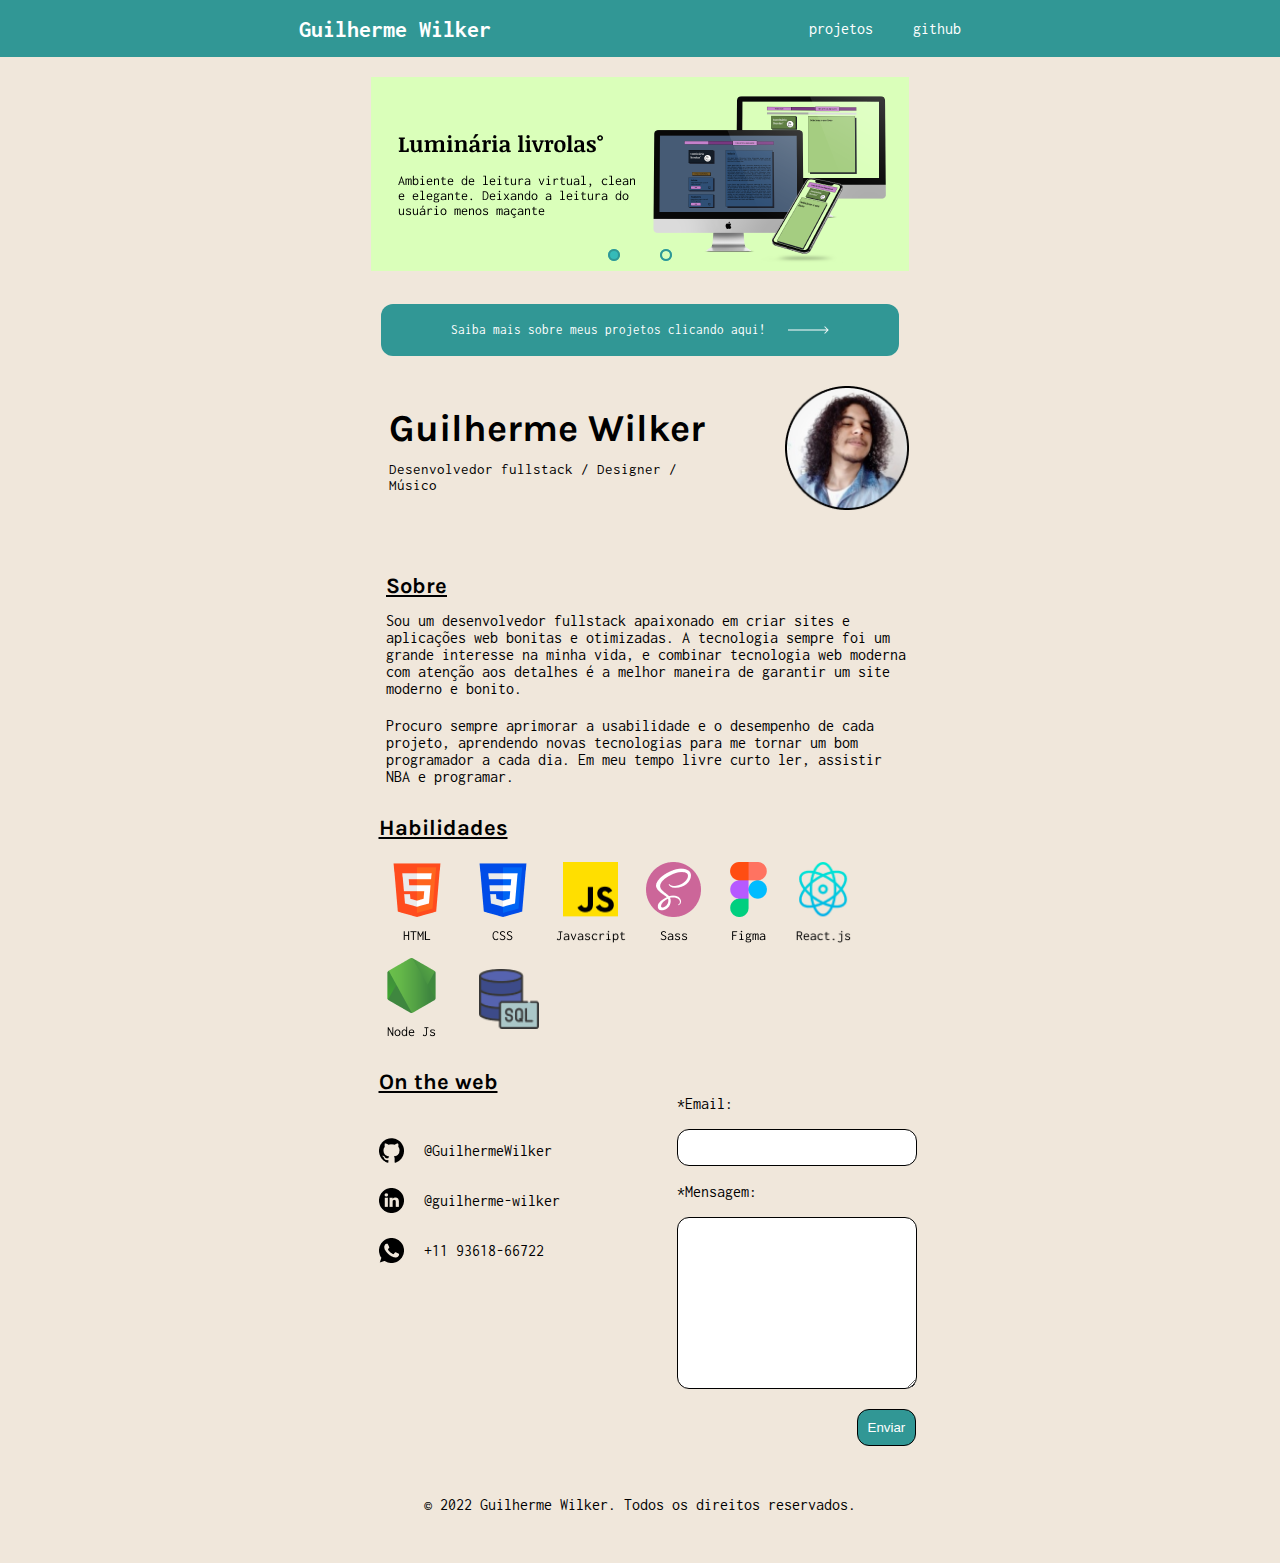
<file: index.html>
<!DOCTYPE html>
<html lang="en">
  <head>
    <meta charset="UTF-8" />
    <meta http-equiv="X-UA-Compatible" content="IE=edge" />
    <meta name="viewport" content="width=device-width, initial-scale=1.0" />
    <title>Guilherme Wilker</title>
    <link rel="stylesheet" href="src/css/reset.css" />
    <link rel="stylesheet" href="src/css/fonts.css" />
    <link rel="stylesheet" href="src/css/style.css" />
    <link rel="stylesheet" href="src/css/responsivo.css" />
    <script defer src="src/script/index.js"></script>
  </head>
  <body>
    <header>
      <h2><a href="index.html">Guilherme Wilker</a></h2>
      <nav class="nav">
        <div class="menu-btn">
          <button class="menu-icon" onclick="menuAbrir()">
            <img src="src/images/cardapio.png" />
          </button>
        </div>
        <ul>
          <li><a href="projetos.html">projetos</a></li>
          <li>
            <a href="https://github.com/GuilhermeWilker" target="_blank"
              >github</a
            >
          </li>
        </ul>
      </nav>
    </header>

    <main>
      <div class="slider">
        <div class="slides">
          <input type="radio" name="radio-btn" id="radio1" />
          <input type="radio" name="radio-btn" id="radio2" />

          <!-- imagens -->
          <div class="slide first">
            <img src="src/images/banner1.png" />
          </div>
          <div class="slide">
            <img src="src/images/banner2.png" />
          </div>

          <!-- NAV auto -->
          <div class="navigation-auto">
            <div class="auto-btn1"></div>
            <div class="auto-btn2"></div>
          </div>
        </div>

        <div class="manual-navigation">
          <label for="radio1" class="manual-btn"></label>
          <label for="radio2" class="manual-btn"></label>
        </div>
      </div>

      <button class="projeto-btn" onclick="redirecionarPageProjeto()">
        Saiba mais sobre meus projetos clicando aqui!
        <img src="src/images/arrow.png" class="arrow" />
      </button>

      <div class="hero">
        <div class="apresentacao">
          <h3>Guilherme Wilker</h3>
          <p>Desenvolvedor fullstack / Designer / Músico</p>
        </div>
        <div class="img-me">
          <img src="src/images/perfil.png" alt="foto de perfil" />
        </div>
      </div>

      <article class="sobre">
        <h3>Sobre</h3>
        <p>
          Sou um desenvolvedor fullstack apaixonado em criar sites e aplicações
          web bonitas e otimizadas. A tecnologia sempre foi um grande interesse
          na minha vida, e combinar tecnologia web moderna com atenção aos
          detalhes é a melhor maneira de garantir um site moderno e bonito.
        </p>
        <p>
          Procuro sempre aprimorar a usabilidade e o desempenho de cada projeto,
          aprendendo novas tecnologias para me tornar um bom programador a cada
          dia. Em meu tempo livre curto ler, assistir NBA e programar.
        </p>
      </article>

      <article class="habilidades">
        <h3>Habilidades</h3>
        <div class="hab-icones">
          <img src="src/images/html.png" alt="html" class="h" />
          <img src="src/images/css.png" alt="css" class="h" />
          <img src="src/images/javascript.png" alt="javascript" class="j" />
          <img src="src/images/sass.png" alt="sass" />
          <img src="src/images/figma.png" alt="figma" />
          <img src="src/images/react.png" alt="react" />
          <img src="src/images/node.png" alt="node" />
          <img src="src/images/sql.png" alt="sql" class="sql" />
        </div>
      </article>

      <article class="contato">
        <h3>On the web</h3>
        <div class="container-contato">
          <div class="redes">
            <div class="rede">
              <img src="src/images/github.png" />
              <p>
                <a href="https://github.com/GuilhermeWilker" target="_blank"
                  >@GuilhermeWilker</a
                >
              </p>
            </div>

            <div class="rede">
              <img src="src/images/linkedin.png" />
              <p>
                <a
                  href="https://www.linkedin.com/in/guilherme-wilker-3a8294189/"
                  target="_blank"
                  >@guilherme-wilker</a
                >
              </p>
            </div>

            <div class="rede">
              <img src="src/images/whatsapp.png" />
              <p>
                <a href="">+11 93618-66722</a>
              </p>
            </div>
          </div>

          <div class="form">
            <form
              action="https://formsubmit.co/wilkerguilherme0@gmail.com"
              method="POST"
            >
              <input type="hidden" name="_captcha" value="false" />

              <label for="email">*Email:</label><br /><br />
              <input
                type="email"
                name="email"
                id="email"
                required
              /><br /><br />

              <label for="mensaem">*Mensagem:</label><br /><br />
              <textarea
                name="mensagem"
                id="mensagem"
                cols="30"
                rows="10"
                required
              ></textarea>
              <br /><br />

              <input type="submit" value="Enviar" id="submit" />
            </form>
          </div>
        </div>
      </article>

      <footer>
        <p>© 2022 Guilherme Wilker. Todos os direitos reservados.</p>
      </footer>
    </main>
  </body>
</html>
</file>
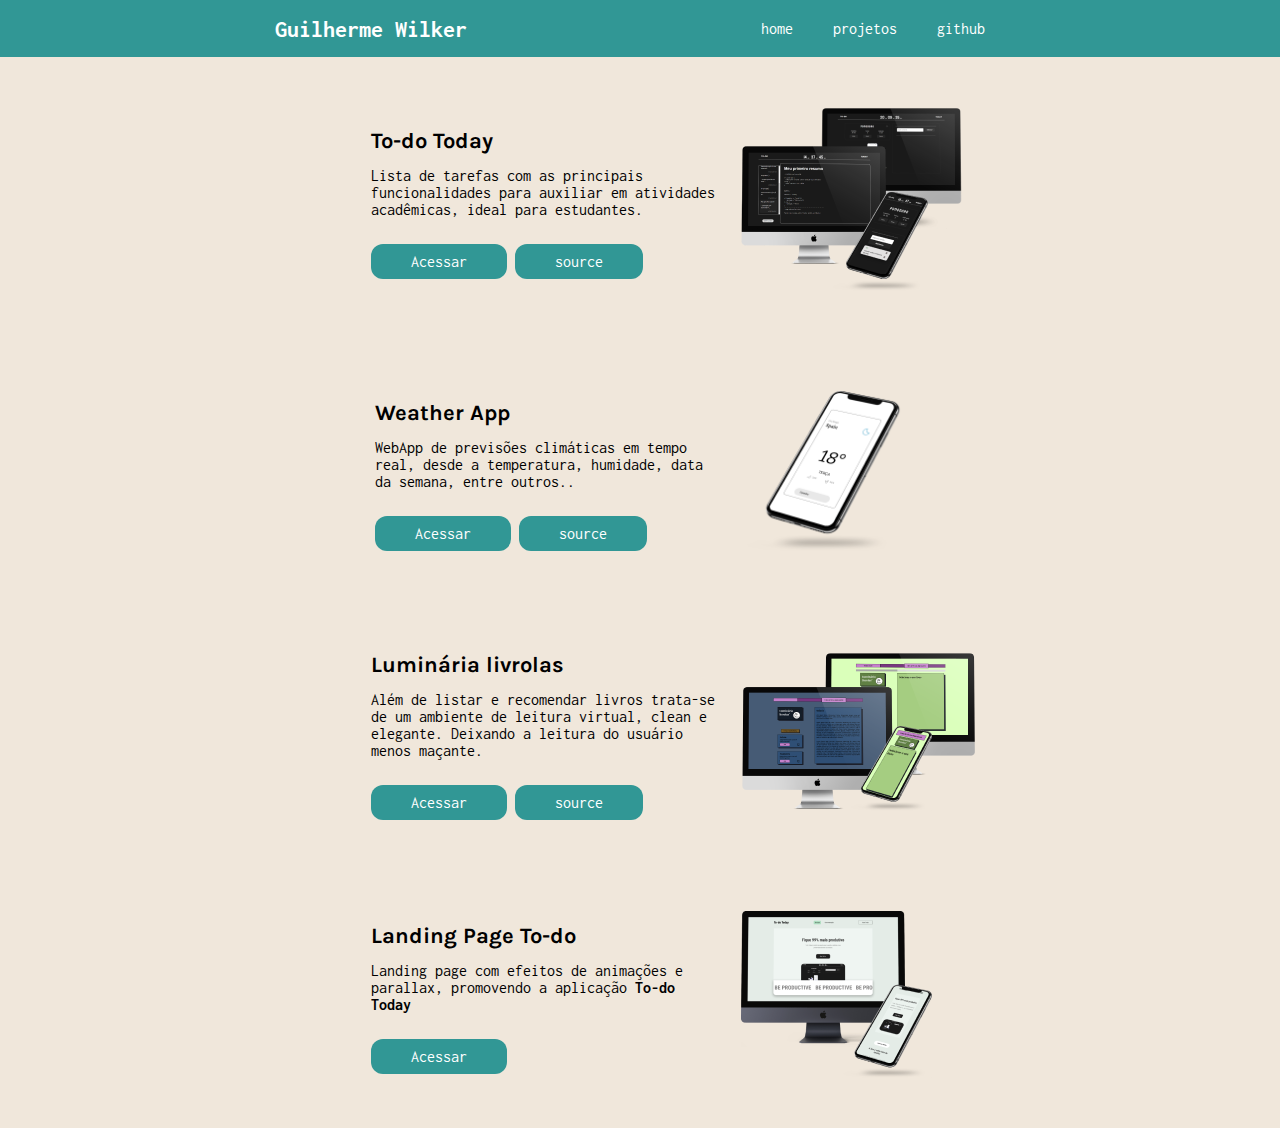
<file: projetos.html>
<!DOCTYPE html>
<html lang="en">
  <head>
    <meta charset="UTF-8" />
    <meta http-equiv="X-UA-Compatible" content="IE=edge" />
    <meta name="viewport" content="width=device-width, initial-scale=1.0" />
    <title>Guilherme Wilker</title>
    <link rel="stylesheet" href="src/css/reset.css" />
    <link rel="stylesheet" href="src/css/fonts.css" />
    <link rel="stylesheet" href="src/css/style.css" />
    <link rel="stylesheet" href="src/css/responsivo.css" />
  </head>
  <body>
    <header>
      <h2><a href="index.html">Guilherme Wilker</a></h2>
      <nav class="nav">
        <div class="menu-btn">
          <button class="menu-icon" onclick="menuAbrir()">
            <img src="src/images/cardapio.png" />
          </button>
        </div>
        <ul>
          <li><a href="index.html">home</a></li>
          <li><a href="projetos.html">projetos</a></li>
          <li>
            <a href="https://github.com/GuilhermeWilker" target="_blank"
              >github</a
            >
          </li>
        </ul>
      </nav>
    </header>

    <main>
      <article class="projeto pad-projetos">
        <div class="desc-projeto">
          <h3>To-do Today</h3>
          <p>
            Lista de tarefas com as principais funcionalidades para auxiliar em
            atividades acadêmicas, ideal para estudantes.
          </p>

          <a
            href="https://guilhermewilker.github.io/Todo-Today/"
            target="_blank"
            >Acessar</a
          >
          <a
            href="https://github.com/GuilhermeWilker/Todo-Today"
            target="_blank"
            >source</a
          >
        </div>
        <img src="src/images/pc2.png" />
      </article>

      <article class="projeto pad-projetos">
        <div class="desc-projeto">
          <h3>Weather App</h3>
          <p>
            WebApp de previsões climáticas em tempo real, desde a temperatura,
            humidade, data da semana, entre outros..
          </p>

          <a
            href="https://guilhermewilker.github.io/Weather-App/"
            target="_blank"
            >Acessar</a
          >
          <a
            href="https://github.com/GuilhermeWilker/Weather-App"
            target="_blank"
            >source</a
          >
        </div>
        <img class="cel" src="src/images/cel3.png" />
      </article>

      <article class="projeto">
        <div class="desc-projeto">
          <h3>Luminária livrolas</h3>
          <p>
            Além de listar e recomendar livros trata-se de um ambiente de
            leitura virtual, clean e elegante. Deixando a leitura do usuário
            menos maçante.
          </p>

          <a
            href="https://guilhermewilker.github.io/luminaria-livrolas/"
            target="_blank"
            >Acessar</a
          >
          <a
            href="https://github.com/GuilhermeWilker/luminaria-livrolas"
            target="_blank"
            >source</a
          >
        </div>
        <img src="src/images/pc1.png" />
      </article>

      <article class="projeto pad-projetos">
        <div class="desc-projeto">
          <h3>Landing Page To-do</h3>
          <p>
            Landing page com efeitos de animações e parallax, promovendo a
            aplicação
            <strong>To-do Today</strong>
          </p>

          <a href="https://todotoday-page.netlify.app/" target="_blank"
            >Acessar</a
          >
        </div>
        <img src="src/images/pc3 (2) 1.png" />
      </article>
    </main>
    <script src="src/script/index.js"></script>
  </body>
</html>
</file>
<file: src/css/fonts.css>
@import url("https://fonts.googleapis.com/css2?family=Karla:wght@200;300;400;500;600;700;800&display=swap");
/* font-family: 'Karla', sans-serif; */

@import url("https://fonts.googleapis.com/css2?family=Inconsolata:wght@200;300;400;500;600;700;800&display=swap");
/* font-family: 'Inconsolata', monospace; */
</file>
<file: src/css/style.css>
body {
  background-color: #f0e7db;
  font-family: "Inconsolata", monospace;
}

.open {
  display: block;
}

.menu-btn {
  display: none;
  width: 40px;
  height: 40px;
}

.menu-btn button {
  background-color: transparent;
  border: none;
  cursor: pointer;
}

/* SLIDER */

.slider {
  margin-top: 20px;
  width: 538px;
  height: 194px;
  overflow: hidden;
}

.slides {
  width: 400%;
  height: 194px;
  display: flex;
}

.slider input {
  display: none;
}

.slide {
  width: 25%;
  position: relative;
  transition: 0.8s;
}

.slide img {
  width: 538px;
}

.manual-navigation {
  position: absolute;
  width: 538px;
  margin-top: -22px;
  display: flex;
  justify-content: center;
}

.manual-btn {
  border: 2px solid #319795;
  padding: 4px;
  border-radius: 10px;
  cursor: pointer;
  transition: 0.3s;
}

.manual-btn:not(:last-child) {
  margin-right: 40px;
}

.manual-btn:hover {
  background-color: #35bbb9;
}

#radio1:checked ~ .first {
  margin-left: 0;
}
#radio2:checked ~ .first {
  margin-left: -25%;
}

.navigation-auto div {
  border: 2px solid #35bbb9;
  padding: 4px;
  border-radius: 10px;
  cursor: pointer;
  transition: 0.3s;
}

.navigation-auto {
  position: absolute;

  width: 800px;
  margin-top: 172px;
  margin-left: -131px;
  display: flex;
  justify-content: center;
}

.navigation-auto div:not(:last-child) {
  margin-right: 40px;
}

#radio1:checked ~ .navigation-auto .auto-btn1 {
  background-color: #35bbb9;
}
#radio2:checked ~ .navigation-auto .auto-btn2 {
  background-color: #35bbb9;
}

/* ------HEADER------ */
header {
  background-color: #319795;
  color: white;
  display: flex;
  align-items: center;
  justify-content: space-evenly;
}
header h2 a {
  /* margin-left: 371px; */
  color: white;
}

nav ul {
  display: flex;
}
nav ul li {
  padding: 20px;
}
nav ul li a {
  color: white;
  transition: 0.2s;
}
nav ul li a:hover {
  color: crimson;
  text-decoration: underline;
}

/* -------MAIN------- */
main {
  display: flex;
  flex-direction: column;
  margin: 0 auto;
  width: 538px;
  align-items: center;
  justify-content: center;
}

.projeto-btn {
  background-color: #319795;
  border: none;
  border-radius: 12px;
  margin-top: 33px;
  padding: 19px 70px;
  color: white;
}

.projeto-btn .arrow {
  margin-left: 15px;
}

/* -------HERO------- */
.hero {
  width: 538px;
  display: flex;

  margin-top: 30px;
  align-items: center;
}

.hero .apresentacao {
  padding: 0 60px 0 18px;
}

.hero .apresentacao h3 {
  font-family: "Karla", sans-serif;
  font-size: 38px;
  font-weight: bold;

  margin-bottom: 10px;
}
.hero .apresentacao p {
  font-size: 15px;
}

/* -------SOBRE------- */
.sobre {
  margin-top: 60px;
  margin-left: 15px;
}

.sobre h3 {
  font-size: 22px;
  font-weight: bold;

  margin-bottom: 13px;
  text-decoration: underline;
}

.sobre p {
  padding-bottom: 20px;
}

/* -------HABILIDADES------- */
.habilidades {
  width: 538px;
  margin-top: 10px;
  margin-left: 15px;
}

.habilidades h3 {
  font-size: 22px;
  font-weight: bold;
  max-width: 400px;

  margin-bottom: 13px;
  text-decoration: underline;
}

.habilidades .hab-icones {
  display: flex;
  gap: 15px;
  margin-top: 20px;
  flex-wrap: wrap;

  align-items: center;
}
.habilidades .hab-icones img {
  width: 55px;
  height: 81px;

  margin-left: 5px;
}
.habilidades .hab-icones img.j {
  width: 70px;
  height: 82;
}
.habilidades .hab-icones img.sql {
  width: 60px;
  height: 60px;

  margin-left: 25px;
}
.habilidades .hab-icones img.h {
  width: 66px;
  height: 82px;
}

/* -------CONTATO------- */
.contato {
  width: 538px;
  margin-top: 30px;
  margin-left: 15px;
}

.contato h3 {
  font-size: 22px;
  font-weight: bold;
  text-decoration: underline;
}

.contato .redes img {
  width: 25px;
}

.contato .redes .rede {
  display: flex;
  margin: 25px 0;
  align-items: center;
}

.contato .redes .rede p {
  padding-left: 20px;
}
.contato .redes .rede p a:hover {
  color: #319795;
}

.container-contato {
  display: flex;
  justify-content: space-between;
  align-items: center;
}
.container-contato .redes {
  margin-top: -140px;
}

form label {
  font-family: "Inconsolata";
  margin-bottom: 10px;
}

form input#email {
  padding: 10px;
  border: 1px solid black;
  border-radius: 12px;

  width: 240px;
}

form textarea {
  padding: 10px;
  border: 1px solid black;
  border-radius: 12px;

  width: 240px;
}

form input#submit {
  padding: 10px;
  background-color: #319795;
  color: white;
  border: 1px solid black;
  margin-left: 180px;

  border-radius: 12px;
  cursor: pointer;
}

form input#submit:hover {
  background-color: #35bbb9;
}

/* -------PROJETOS------- */
.projeto {
  margin-top: 50px;
  margin-bottom: 50px;

  display: flex;
  align-items: center;
  justify-content: space-between;
}
.projeto img {
  margin-left: 20px;
}
.desc-projeto h3 {
  font-family: "Karla", sans-serif;
  font-size: 22px;
  margin-bottom: 13px;
}
.desc-projeto p {
  width: 350px;
  margin-bottom: 35px;

  font-size: 16px;
}

.desc-projeto a {
  color: white;
  background-color: #319795;
  border-radius: 12px;
  padding: 9px 40px;

  transition: 0.2s;
}
.desc-projeto a:hover {
  background-color: #35bbb9;
}

.pad-projetos {
  margin-top: 50px;
  margin-bottom: 50px;
}

/* -------FOOTER------- */
footer {
  margin: 50px 0;
}
</file>
<file: src/css/responsivo.css>
@media (max-width: 425px) {
  .nav ul {
    position: fixed;
    top: 38px;
    left: -100%;
    background-color: cornflowerblue;
    height: 100vh;
    width: 90%;
    text-align: center;
    display: block;
    transition: all 0.3s;
  }

  .nav ul.open {
    left: 0;
  }
  .nav ul li {
    width: 100%;
    margin: 30px 0;

    /* border-bottom: 1px solid white; */
  }

  .nav ul li a {
    font-size: 20px;
  }

  .menu-btn {
    display: block;
  }

  p {
    font-size: 14px;
  }
  main {
    width: 100%;
    justify-content: center;
    align-items: center;
  }
  .slider {
    width: 0px;
  }
  .slider .slides {
    display: none;
  }
  .manual-navigation {
    display: none;
  }
  .projeto-btn {
    display: none;
    width: 0px;
  }
  .hero {
    width: 315px;
    display: flex;
    flex-direction: column-reverse;
    margin-top: -200px;
    align-items: center;
    justify-content: center;
    text-align: center;
  }
  .hero .apresentacao {
    width: 315px;
    text-align: center;
  }
  .hero .apresentacao h3 {
    font-size: 27px;
  }
  .hero .apresentacao p {
    font-size: 11px;
  }

  .sobre {
    width: 300px;
    margin-top: 60px;
    margin-left: 0px;
  }

  .habilidades {
    width: 300px;
    margin-left: 0px;
  }

  .habilidades .hab-icones {
    display: flex;
    margin-top: 20px;
    align-items: center;
    justify-content: flex-start;
    flex-wrap: wrap;
    max-width: 300px;
  }

  .habilidades .hab-icones img {
    margin: 5px 5px;
  }

  .contato {
    width: 300px;
    margin-left: 0px;
  }

  .container-contato {
    display: flex;
    flex-direction: column-reverse;
    margin-top: 20px;
    justify-content: space-between;
    align-items: center;
  }
  .container-contato .redes {
    margin-top: -10px;
  }

  .projeto {
    flex-direction: column-reverse;
    margin: 50px 0;
  }
  .projeto img {
    width: 250px;
  }
  .desc-projeto p {
    width: 310px;
    margin-bottom: 35px;
    font-size: 14px;
  }

  footer {
    display: none;
    width: 0px;
  }
}

@media (max-width: 320px) {
  .nav ul {
    position: fixed;
    top: 38px;
    left: -100%;
    background-color: cornflowerblue;
    height: 100vh;
    width: 90%;
    text-align: center;
    display: block;
    transition: all 0.3s;
  }

  .nav ul.open {
    left: 0;
  }
  .nav ul li {
    width: 100%;
    margin: 30px 0;

    /* border-bottom: 1px solid white; */
  }

  .nav ul li a {
    font-size: 20px;
  }

  .menu-btn {
    display: block;
  }

  p {
    font-size: 14px;
  }
  main {
    width: 100%;
    margin: 0 1px;
    justify-content: center;
    align-items: center;
  }
  .slider {
    width: 0px;
  }
  .slider .slides {
    display: none;
  }
  .manual-navigation {
    display: none;
  }
  .projeto-btn {
    display: none;
    width: 0px;
  }
  .hero {
    width: 315px;
    display: flex;
    flex-direction: column-reverse;
    margin-top: -200px;
    align-items: center;
    justify-content: center;
    text-align: center;
  }
  .hero .apresentacao {
    width: 315px;
    text-align: center;
  }
  .hero .apresentacao h3 {
    font-size: 27px;
  }
  .hero .apresentacao p {
    font-size: 11px;
  }

  .sobre {
    width: 300px;
    margin-top: 60px;
    margin-left: 0px;
  }

  .habilidades {
    width: 300px;
    margin-left: 0px;
  }

  .contato {
    width: 300px;
    margin-left: 0px;
  }

  .container-contato {
    display: flex;
    flex-direction: column-reverse;
    margin-top: 20px;
    justify-content: space-between;
    align-items: center;
  }
  .container-contato .redes {
    margin-top: -10px;
  }

  .projeto {
    flex-direction: column-reverse;
    width: 315px;
  }
  .projeto p {
    width: 310px;
    text-align: justify;
  }
  .projeto img {
    width: 240px;
  }

  footer {
    display: none;
    width: 0px;
  }
}
</file>
